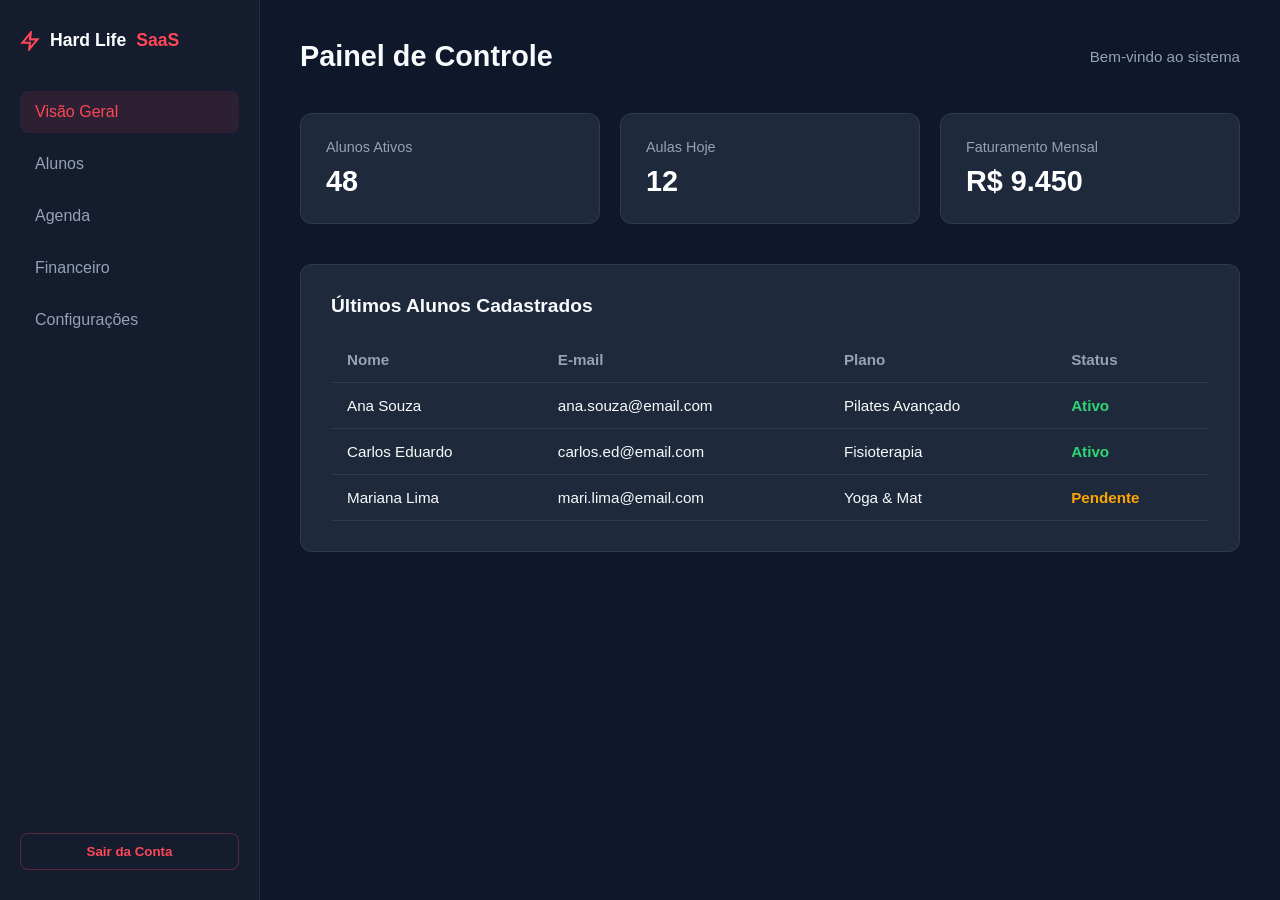
<file: pilates-api/src/main/resources/static/dashboard.html>
<!DOCTYPE html>
<html lang="pt-BR">
<head>
    <meta charset="UTF-8">
    <meta name="viewport" content="width=device-width, initial-scale=1.0">
    <title>Dashboard - System Hard Life</title>
    <link rel="stylesheet" href="style.css">
    <style>
        /* Estilos específicos do Dashboard */
        .dashboard-layout {
            display: flex;
            min-height: 100vh;
        }

        aside {
            width: 260px;
            background-color: #141c2e;
            border-right: 1px solid rgba(255, 255, 255, 0.08);
            display: flex;
            flex-direction: column;
            padding: 30px 20px;
        }

        .sidebar-logo {
            font-size: 1.1rem;
            font-weight: 800;
            color: #fff;
            margin-bottom: 40px;
            display: flex;
            align-items: center;
            gap: 10px;
        }

        .sidebar-logo span {
            color: #ff4757;
        }

        .sidebar-menu {
            list-style: none;
            display: flex;
            flex-direction: column;
            gap: 10px;
        }

        .sidebar-menu a {
            color: #94a3b8;
            text-decoration: none;
            padding: 12px 15px;
            border-radius: 8px;
            font-size: 0.95Font;
            font-weight: 500;
            display: block;
            transition: 0.3s;
        }

        .sidebar-menu a:hover, .sidebar-menu a.active {
            background-color: rgba(255, 71, 87, 0.1);
            color: #ff4757;
        }

        main {
            flex: 1;
            padding: 40px;
            background-color: #0f172a;
        }

        .top-bar {
            display: flex;
            justify-content: space-between;
            align-items: center;
            margin-bottom: 40px;
        }

        .top-bar h1 {
            font-size: 1.8rem;
            font-weight: 800;
        }

        .user-info {
            color: #94a3b8;
            font-size: 0.95rem;
        }

        .cards-grid {
            display: grid;
            grid-template-columns: repeat(auto-fit, minmax(240px, 1fr));
            gap: 20px;
            margin-bottom: 40px;
        }

        .card {
            background-color: #1e293b;
            padding: 25px;
            border-radius: 12px;
            border: 1px solid rgba(255, 255, 255, 0.08);
        }

        .card h3 {
            color: #94a3b8;
            font-size: 0.9rem;
            font-weight: 500;
            margin-bottom: 10px;
        }

        .card .value {
            font-size: 1.8rem;
            font-weight: 800;
            color: #fff;
        }

        .content-box {
            background-color: #1e293b;
            padding: 30px;
            border-radius: 12px;
            border: 1px solid rgba(255, 255, 255, 0.08);
        }

        .content-box h2 {
            font-size: 1.2rem;
            margin-bottom: 20px;
        }

        table {
            width: 100%;
            border-collapse: collapse;
        }

        th, td {
            padding: 14px 16px;
            text-align: left;
            border-bottom: 1px solid rgba(255, 255, 255, 0.08);
            font-size: 0.95rem;
        }

        th {
            color: #94a3b8;
            font-weight: 600;
        }

        td {
            color: #f8fafc;
        }

        .btn-logout {
            margin-top: auto;
            background-color: transparent;
            color: #ff4757;
            border: 1px solid rgba(255, 71, 87, 0.3);
            padding: 10px;
            border-radius: 8px;
            cursor: pointer;
            font-weight: 600;
            transition: 0.3s;
        }

        .btn-logout:hover {
            background-color: #ff4757;
            color: #fff;
        }
    </style>
</head>
<body>

<div class="dashboard-layout">
    <!-- Menu Lateral -->
    <aside>
        <div class="sidebar-logo">
            <svg width="20" height="20" viewBox="0 0 24 24" fill="none" stroke="#ff4757" stroke-width="2.5"><path d="M13 2L3 14h9l-1 8 10-12h-9l1-8z"/></svg>
            Hard Life <span>SaaS</span>
        </div>
        <ul class="sidebar-menu">
            <li><a href="#" class="active">Visão Geral</a></li>
            <li><a href="#">Alunos</a></li>
            <li><a href="#">Agenda</a></li>
            <li><a href="#">Financeiro</a></li>
            <li><a href="#">Configurações</a></li>
        </ul>
        <button class="btn-logout" onclick="window.location.href='/home.html'">Sair da Conta</button>
    </aside>

    <!-- Área Principal -->
    <main>
        <div class="top-bar">
            <h1>Painel de Controle</h1>
            <div class="user-info">Bem-vindo ao sistema</div>
        </div>

        <!-- Cards de Resumo -->
        <div class="cards-grid">
            <div class="card">
                <h3>Alunos Ativos</h3>
                <div class="value">48</div>
            </div>
            <div class="card">
                <h3>Aulas Hoje</h3>
                <div class="value">12</div>
            </div>
            <div class="card">
                <h3>Faturamento Mensal</h3>
                <div class="value">R$ 9.450</div>
            </div>
        </div>

        <!-- Tabela de Alunos Recentes -->
        <div class="content-box">
            <h2>Últimos Alunos Cadastrados</h2>
            <table>
                <thead>
                <tr>
                    <th>Nome</th>
                    <th>E-mail</th>
                    <th>Plano</th>
                    <th>Status</th>
                </tr>
                </thead>
                <tbody>
                <tr>
                    <td>Ana Souza</td>
                    <td>ana.souza@email.com</td>
                    <td>Pilates Avançado</td>
                    <td><span style="color: #2ed573; font-weight: 600;">Ativo</span></td>
                </tr>
                <tr>
                    <td>Carlos Eduardo</td>
                    <td>carlos.ed@email.com</td>
                    <td>Fisioterapia</td>
                    <td><span style="color: #2ed573; font-weight: 600;">Ativo</span></td>
                </tr>
                <tr>
                    <td>Mariana Lima</td>
                    <td>mari.lima@email.com</td>
                    <td>Yoga & Mat</td>
                    <td><span style="color: #ffa502; font-weight: 600;">Pendente</span></td>
                </tr>
                </tbody>
            </table>
        </div>
    </main>
</div>

</body>
</html>
</file>
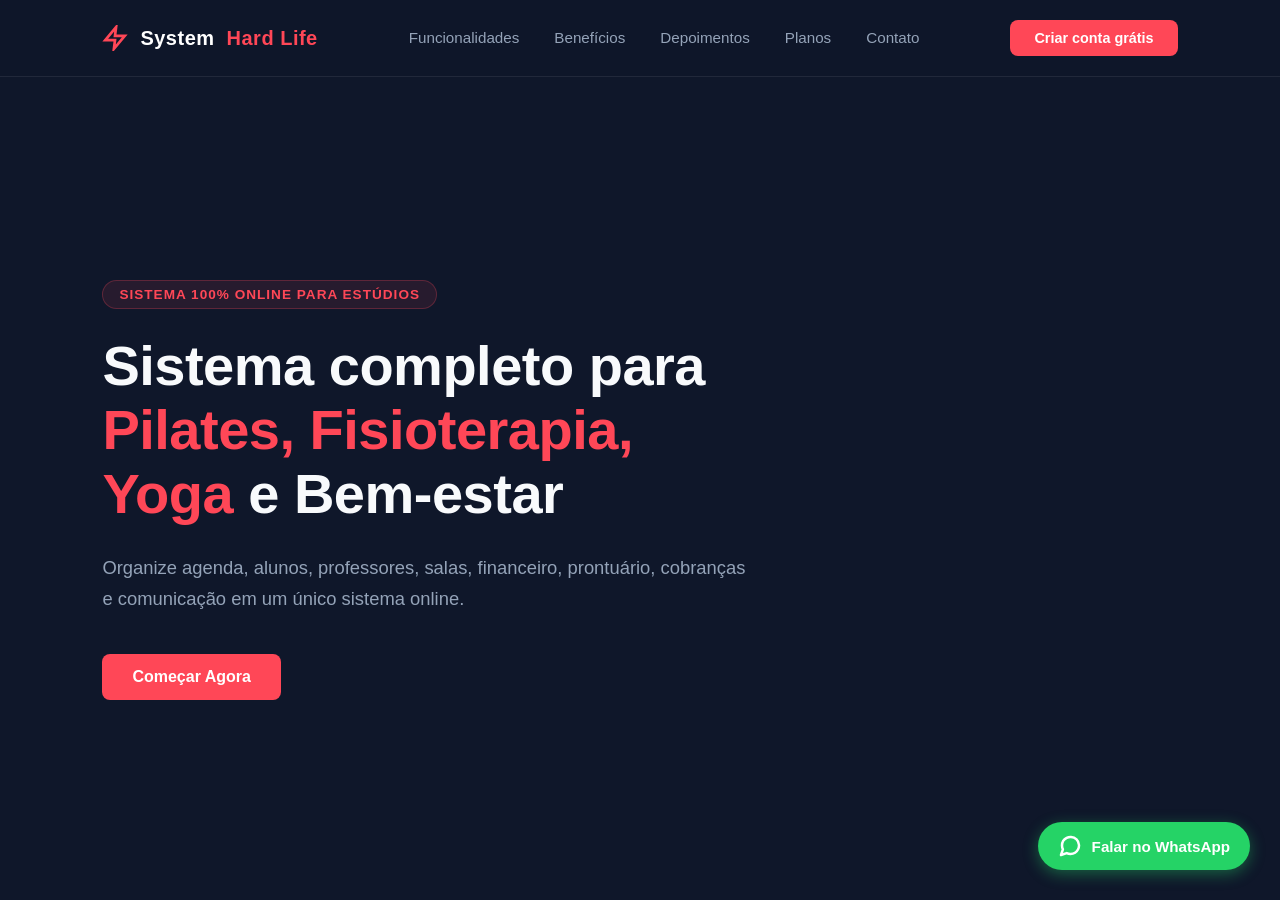
<file: pilates-api/src/main/resources/static/home.html>
<!DOCTYPE html>
<html lang="pt-BR">
<head>
    <meta charset="UTF-8">
    <meta name="viewport" content="width=device-width, initial-scale=1.0">
    <title>Software Pilates - Sistema 100% online para estúdios</title>
    <link rel="stylesheet" href="style.css">
</head>
<body>

<!-- Header -->
<header>
    <div class="logo">
        <svg width="26" height="26" viewBox="0 0 24 24" fill="none" stroke="#ff4757" stroke-width="2.5"><path d="M13 2L3 14h9l-1 8 10-12h-9l1-8z"/></svg>
        System <span>Hard Life</span>
    </div>
    <nav>
        <ul>
            <li><a href="#">Funcionalidades</a></li>
            <li><a href="#">Benefícios</a></li>
            <li><a href="#">Depoimentos</a></li>
            <li><a href="#">Planos</a></li>
            <li><a href="#">Contato</a></li>
        </ul>
    </nav>
    <div class="header-buttons">
        <button class="btn-primary" onclick="openModal('login')">Criar conta grátis</button>
    </div>
</header>

<!-- Hero Section -->
<section class="hero">
    <div class="hero-content">
        <div class="badge">Sistema 100% online para estúdios</div>
        <h1>Sistema completo para <span>Pilates, Fisioterapia, Yoga</span> e Bem-estar</h1>
        <p>Organize agenda, alunos, professores, salas, financeiro, prontuário, cobranças e comunicação em um único sistema online.</p>
        <button class="btn-primary" style="padding: 14px 30px; font-size: 1rem;" onclick="openModal('register')">Começar Agora</button>
    </div>
</section>

<!-- Modal de Login / Cadastro -->
<div class="modal-overlay" id="authModal">
    <div class="modal">
        <button class="close-modal" onclick="closeModal()">&times;</button>

        <!-- Formulário de Login -->
        <div id="loginFormContainer">
            <h2>Entrar na Plataforma</h2>
            <form id="loginForm">
                <div class="form-group">
                    <label>E-mail</label>
                    <input type="email" id="loginEmail" required placeholder="seu@email.com">
                </div>
                <div class="form-group">
                    <label>Senha</label>
                    <input type="password" id="loginPassword" required placeholder="••••••••">
                </div>
                <button type="submit" class="modal-btn">Entrar</button>
            </form>
            <div class="toggle-form">
                Não tem uma conta? <a onclick="switchForm('register')">Cadastre-se</a>
            </div>
        </div>

        <!-- Formulário de Cadastro -->
        <div id="registerFormContainer" style="display: none;">
            <h2>Criar sua Conta</h2>
            <form id="registerForm">
                <div class="form-group">
                    <label>Nome</label>
                    <input type="text" id="regName" required placeholder="Seu Nome">
                </div>
                <div class="form-group">
                    <label>E-mail</label>
                    <input type="email" id="regEmail" required placeholder="seu@email.com">
                </div>
                <div class="form-group">
                    <label>Senha</label>
                    <input type="password" id="regPassword" required placeholder="••••••••">
                </div>
                <button type="submit" class="modal-btn">Cadastrar</button>
            </form>
            <div class="toggle-form">
                Já tem uma conta? <a onclick="switchForm('login')">Fazer login</a>
            </div>
        </div>

    </div>
</div>

<!-- Script de Integração e Modais -->
<script>
    const modal = document.getElementById('authModal');
    const loginContainer = document.getElementById('loginFormContainer');
    const registerContainer = document.getElementById('registerFormContainer');

    function openModal(type) {
        modal.style.display = 'flex';
        switchForm(type);
    }

    function closeModal() {
        modal.style.display = 'none';
    }

    function switchForm(type) {
        if (type === 'login') {
            loginContainer.style.display = 'block';
            registerContainer.style.display = 'none';
        } else {
            loginContainer.style.display = 'none';
            registerContainer.style.display = 'block';
        }
    }

    window.onclick = function(event) {
        if (event.target == modal) {
            closeModal();
        }
    }

    // Integração de Login com o Backend Spring Boot
    document.getElementById('loginForm').addEventListener('submit', async function(e) {
        e.preventDefault();
        const email = document.getElementById('loginEmail').value;
        const password = document.getElementById('loginPassword').value;

        try {
            const response = await fetch('/users/login', {
                method: 'POST',
                headers: { 'Content-Type': 'application/json' },
                body: JSON.stringify({ email, password })
            });

            if (response.ok) {
                window.location.href = '/dashboard.html';
            } else {
                alert('E-mail ou senha inválidos!');
            }
        } catch (error) {
            console.error('Erro na requisição:', error);
            alert('Erro ao conectar com o servidor.');
        }
    });

    // Integração de Cadastro com o Backend Spring Boot
    document.getElementById('registerForm').addEventListener('submit', async function(e) {
        e.preventDefault();
        const name = document.getElementById('regName').value;
        const email = document.getElementById('regEmail').value;
        const password = document.getElementById('regPassword').value;

        try {
            const response = await fetch('/users', {
                method: 'POST',
                headers: { 'Content-Type': 'application/json' },
                body: JSON.stringify({ name, email, password })
            });

            if (response.ok) {
                alert('Cadastro realizado com sucesso! Faça seu login.');
                switchForm('login');
            } else {
                alert('Erro ao realizar cadastro.');
            }
        } catch (error) {
            console.error('Erro na requisição:', error);
            alert('Erro ao conectar com o servidor.');
        }
    });
</script>

<!-- Botão Flutuante do WhatsApp -->
<a href="https://wa.me/seunumeroaqui" target="_blank" class="whatsapp-float">
    <svg width="24" height="24" viewBox="0 0 24 24" fill="none" stroke="currentColor" stroke-width="2.5" stroke-linecap="round" stroke-linejoin="round"><path d="M21 11.5a8.38 8.38 0 0 1-.9 3.8 8.5 8.5 0 0 1-7.6 4.7 8.38 8.38 0 0 1-3.8-.9L3 21l1.9-5.7a8.38 8.38 0 0 1-.9-3.8 8.5 8.5 0 0 1 4.7-7.6 8.38 8.38 0 0 1 3.8-.9h.5a8.48 8.48 0 0 1 8 8v.5z"></path></svg>
    Falar no WhatsApp
</a>
</body>
</html>
</file>
<file: pilates-api/src/main/resources/static/style.css>
* {
    margin: 0;
    padding: 0;
    box-sizing: border-box;
    font-family: 'Segoe UI', Tahoma, Geneva, Verdana, sans-serif;
}

body {
    background-color: #0f172a;
    color: #f8fafc;
    overflow-x: hidden;
}

/* Header / Menu */
header {
    display: flex;
    justify-content: space-between;
    align-items: center;
    padding: 20px 8%;
    background-color: rgba(15, 23, 42, 0.95);
    position: fixed;
    width: 100%;
    top: 0;
    z-index: 100;
    border-bottom: 1px solid rgba(255, 255, 255, 0.08);
}

.logo {
    display: flex;
    align-items: center;
    gap: 12px;
    font-weight: 800;
    font-size: 1.25rem;
    color: #fff;
    letter-spacing: 0.5px;
}

.logo span {
    color: #ff4757;
}

nav ul {
    display: flex;
    list-style: none;
    gap: 35px;
}

nav ul li a {
    text-decoration: none;
    color: #94a3b8;
    font-size: 0.95rem;
    font-weight: 500;
    transition: color 0.3s;
}

nav ul li a:hover {
    color: #ff4757;
}

.header-buttons {
    display: flex;
    gap: 15px;
    align-items: center;
}

.btn-secondary {
    background-color: transparent;
    color: #f8fafc;
    padding: 10px 20px;
    border-radius: 8px;
    text-decoration: none;
    font-size: 0.9rem;
    font-weight: 600;
    border: 1px solid rgba(255, 255, 255, 0.15);
    transition: 0.3s;
    cursor: pointer;
}

.btn-secondary:hover {
    border-color: #ff4757;
    color: #ff4757;
}

.btn-primary {
    background-color: #ff4757;
    color: #ffffff;
    padding: 10px 24px;
    border-radius: 8px;
    text-decoration: none;
    font-size: 0.9rem;
    font-weight: 700;
    transition: 0.3s;
    border: none;
    cursor: pointer;
}

.btn-primary:hover {
    background-color: #e84118;
    box-shadow: 0 0 20px rgba(255, 71, 87, 0.4);
}

/* Hero Section */
.hero {
    padding: 180px 8% 100px 8%;
    display: flex;
    justify-content: space-between;
    align-items: center;
    min-height: 100vh;
}

.hero-content {
    max-width: 650px;
}

.badge {
    background-color: rgba(255, 71, 87, 0.1);
    color: #ff4757;
    padding: 6px 16px;
    border-radius: 30px;
    font-size: 0.85rem;
    font-weight: 700;
    display: inline-block;
    margin-bottom: 25px;
    border: 1px solid rgba(255, 71, 87, 0.25);
    text-transform: uppercase;
    letter-spacing: 1px;
}

.hero-content h1 {
    font-size: 3.5rem;
    line-height: 1.15;
    font-weight: 900;
    margin-bottom: 25px;
    letter-spacing: -0.5px;
}

.hero-content h1 span {
    color: #ff4757;
}

.hero-content p {
    color: #94a3b8;
    font-size: 1.15rem;
    line-height: 1.7;
    margin-bottom: 40px;
}

/* Modal / Pop-up */
.modal-overlay {
    display: none;
    position: fixed;
    top: 0;
    left: 0;
    width: 100%;
    height: 100%;
    background-color: rgba(15, 23, 42, 0.85);
    backdrop-filter: blur(5px);
    z-index: 1000;
    justify-content: center;
    align-items: center;
}

.modal {
    background-color: #1e293b;
    padding: 40px;
    border-radius: 12px;
    width: 100%;
    max-width: 440px;
    position: relative;
    border: 1px solid rgba(255, 255, 255, 0.1);
    box-shadow: 0 25px 50px -12px rgba(0, 0, 0, 0.7);
    color: #fff;
}

.modal h2 {
    margin-bottom: 25px;
    font-size: 1.6rem;
    font-weight: 800;
    color: #fff;
    text-align: left;
}

.close-modal {
    position: absolute;
    top: 20px;
    right: 20px;
    background: none;
    border: none;
    color: #94a3b8;
    font-size: 1.5rem;
    cursor: pointer;
    transition: color 0.2s;
}

.close-modal:hover {
    color: #fff;
}

.form-group {
    margin-bottom: 20px;
}

.form-group label {
    display: block;
    margin-bottom: 8px;
    font-size: 0.9rem;
    color: #94a3b8;
    font-weight: 500;
}

.form-group input {
    width: 100%;
    padding: 14px 16px;
    background-color: #0f172a;
    border: 1px solid rgba(255, 255, 255, 0.1);
    border-radius: 8px;
    color: #fff;
    font-size: 1rem;
    transition: border-color 0.3s;
}

.form-group input:focus {
    outline: none;
    border-color: #ff4757;
}

.modal-btn {
    width: 100%;
    padding: 14px;
    background-color: #ff4757;
    color: #ffffff;
    border: none;
    border-radius: 8px;
    font-weight: 700;
    font-size: 1rem;
    cursor: pointer;
    transition: 0.3s;
    margin-top: 10px;
}

.modal-btn:hover {
    background-color: #e84118;
}

.toggle-form {
    margin-top: 20px;
    text-align: center;
    font-size: 0.9rem;
    color: #94a3b8;
}

.toggle-form a {
    color: #ff4757;
    text-decoration: none;
    cursor: pointer;
    font-weight: 600;
}

.toggle-form a:hover {
    text-decoration: underline;
}

/* Botão Flutuante do WhatsApp */
.whatsapp-float {
    position: fixed;
    bottom: 30px;
    right: 30px;
    background-color: #25d366;
    color: #ffffff;
    padding: 12px 20px;
    border-radius: 50px;
    display: flex;
    align-items: center;
    gap: 10px;
    text-decoration: none;
    font-weight: 700;
    font-size: 0.95rem;
    box-shadow: 0 4px 15px rgba(37, 211, 102, 0.4);
    z-index: 999;
    transition: all 0.3s ease;
}

.whatsapp-float:hover {
    background-color: #20ba5a;
    transform: translateY(-3px);
    box-shadow: 0 6px 20px rgba(37, 211, 102, 0.6);
}
</file>
